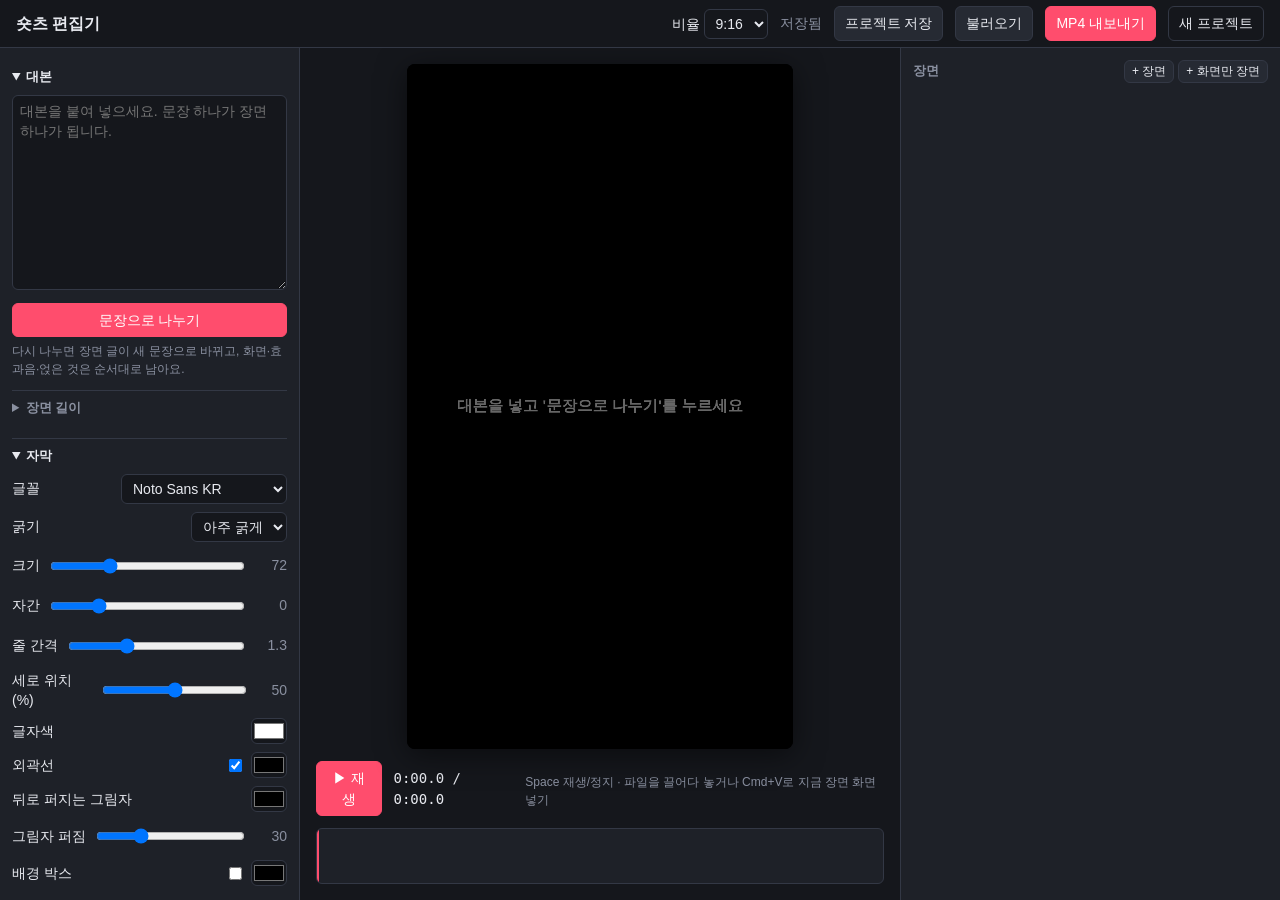
<file: index.html>
<!doctype html>
<html lang="ko">
<head>
  <meta charset="utf-8">
  <meta name="viewport" content="width=device-width, initial-scale=1">
  <title>숏츠 편집기</title>
  <link rel="icon" href="data:,">
  <link rel="preconnect" href="https://fonts.googleapis.com">
  <link rel="preconnect" href="https://fonts.gstatic.com" crossorigin>
  <link rel="stylesheet" href="https://fonts.googleapis.com/css2?family=Noto+Sans+KR:wght@400;700;900&family=Black+Han+Sans&family=Do+Hyeon&family=Jua&family=Gothic+A1:wght@400;700;900&family=Nanum+Gothic:wght@400;700;800&family=Nanum+Myeongjo:wght@400;700;800&family=Nanum+Pen+Script&family=Gowun+Dodum&family=Sunflower:wght@300;500;700&family=Gaegu:wght@400;700&family=Song+Myung&family=Dongle:wght@400;700&display=swap">
  <link rel="stylesheet" href="style.css">
</head>
<body>
  <header class="topbar">
    <h1>숏츠 편집기</h1>
    <div class="topbar-right">
      <label>비율
        <select id="aspect">
          <option value="9:16">9:16</option>
          <option value="4:5">4:5</option>
          <option value="1:1">1:1</option>
          <option value="16:9">16:9</option>
        </select>
      </label>
      <span id="saveStatus" class="muted">저장됨</span>
      <button id="saveZip">프로젝트 저장</button>
      <button id="loadZip">불러오기</button>
      <input type="file" id="loadZipFile" accept=".zip" hidden>
      <button id="exportMp4" class="primary">MP4 내보내기</button>
      <button id="resetProject" class="ghost">새 프로젝트</button>
    </div>
  </header>

  <main class="layout">
    <!-- 왼쪽: 대본·길이·자막·보관함·얹기 -->
    <aside class="panel left">
      <details open>
        <summary>대본</summary>
        <textarea id="script" rows="9" placeholder="대본을 붙여 넣으세요. 문장 하나가 장면 하나가 됩니다."></textarea>
        <button id="splitBtn" class="primary">문장으로 나누기</button>
        <p class="hint">다시 나누면 장면 글이 새 문장으로 바뀌고, 화면·효과음·얹은 것은 순서대로 남아요.</p>
      </details>

      <details>
        <summary>장면 길이</summary>
        <label class="row">읽는 속도 (글자/초)
          <input type="number" id="cps" min="1" max="20" step="0.5">
        </label>
        <label class="row">최소 길이 (초)
          <input type="number" id="minDur" min="0.5" max="10" step="0.1">
        </label>
        <p class="hint">'자동'인 장면은 글자 수 ÷ 읽는 속도로 길이가 정해져요.</p>
      </details>

      <details open>
        <summary>자막</summary>
        <label class="row">글꼴 <select data-sub="font" id="subFont"></select></label>
        <label class="row">굵기
          <select data-sub="weight" data-num>
            <option value="400">보통</option><option value="700">굵게</option><option value="900">아주 굵게</option>
          </select>
        </label>
        <label class="row">크기 <input type="range" data-sub="size" min="24" max="200"><output></output></label>
        <label class="row">자간 <input type="range" data-sub="spacing" min="-10" max="40"><output></output></label>
        <label class="row">줄 간격 <input type="range" data-sub="lineHeight" min="0.8" max="2.5" step="0.05"><output></output></label>
        <label class="row">세로 위치 (%) <input type="range" data-sub="y" min="5" max="95"><output></output></label>
        <label class="row">글자색 <input type="color" data-sub="color"></label>
        <label class="row">외곽선 <span><input type="checkbox" data-sub="stroke"> <input type="color" data-sub="strokeColor"></span></label>
        <label class="row">뒤로 퍼지는 그림자 <input type="color" data-sub="glowColor"></label>
        <label class="row">그림자 퍼짐 <input type="range" data-sub="glow" min="0" max="120"><output></output></label>
        <label class="row">배경 박스 <span><input type="checkbox" data-sub="box"> <input type="color" data-sub="boxColor"></span></label>
        <label class="row">박스 투명도 <input type="range" data-sub="boxOpacity" min="0" max="1" step="0.05"><output></output></label>
        <label class="row">긴 문장 끊어 보기
          <select data-sub="chunk" data-num>
            <option value="0">끊지 않음</option>
            <option value="20">약 20자씩</option>
            <option value="14">약 14자씩</option>
            <option value="9">약 9자씩</option>
          </select>
        </label>
      </details>

      <details>
        <summary>글꼴 보관함</summary>
        <ul id="fontLibrary" class="lib-list"></ul>
        <button id="addFont">+ 글꼴 파일 넣기 (ttf, otf, woff)</button>
        <input type="file" id="addFontFile" accept=".ttf,.otf,.woff,.woff2" multiple hidden>
        <p class="hint">넣은 글꼴은 새 프로젝트를 시작해도 남아요.</p>
      </details>

      <details>
        <summary>효과음 보관함</summary>
        <ul id="sfxLibrary" class="lib-list"></ul>
        <button id="addSfx">+ 효과음 파일 넣기 (mp3, wav)</button>
        <input type="file" id="addSfxFile" accept="audio/*" multiple hidden>
        <p class="hint">넣은 효과음은 모든 장면에서 골라 쓸 수 있고, 새 프로젝트를 시작해도 남아요.</p>
      </details>

      <details open>
        <summary>타이틀·이미지 얹기</summary>
        <div id="overlayPanel"></div>
      </details>
    </aside>

    <!-- 가운데: 미리보기·타임라인 -->
    <section class="center">
      <div class="preview-wrap" id="previewWrap">
        <canvas id="preview"></canvas>
      </div>
      <div class="transport">
        <button id="playBtn" class="primary">▶ 재생</button>
        <span id="timeLabel" class="mono">0:00.0 / 0:00.0</span>
        <span class="hint">Space 재생/정지 · 파일을 끌어다 놓거나 Cmd+V로 지금 장면 화면 넣기</span>
      </div>
      <div id="timeline" class="timeline">
        <div id="playhead" class="playhead"></div>
      </div>
    </section>

    <!-- 오른쪽: 장면 목록 -->
    <aside class="panel right">
      <div class="panel-head">
        <h2>장면 <span id="sceneCount" class="muted"></span></h2>
        <div>
          <button id="addScene" class="small">+ 장면</button>
          <button id="addVisualScene" class="small" title="나레이션·자막 없이 화면만 보여주는 장면">+ 화면만 장면</button>
        </div>
      </div>
      <ol id="sceneList" class="scene-list"></ol>
    </aside>
  </main>

  <div id="exportModal" class="modal-back" hidden>
    <div class="modal">
      <h3>MP4 내보내기</h3>
      <div class="progress"><div id="exportBar"></div></div>
      <p id="exportMsg" class="muted">준비 중…</p>
      <button id="exportCancel">취소</button>
    </div>
  </div>

  <script src="vendor/mp4-muxer.min.js"></script>
  <script src="vendor/jszip.min.js"></script>
  <script src="db.js"></script>
  <script src="model.js"></script>
  <script src="fonts.js"></script>
  <script src="sfx.js"></script>
  <script src="render.js"></script>
  <script src="overlay.js"></script>
  <script src="trim.js"></script>
  <script src="export.js"></script>
  <script src="projectio.js"></script>
  <script src="app.js"></script>
</body>
</html>
</file>
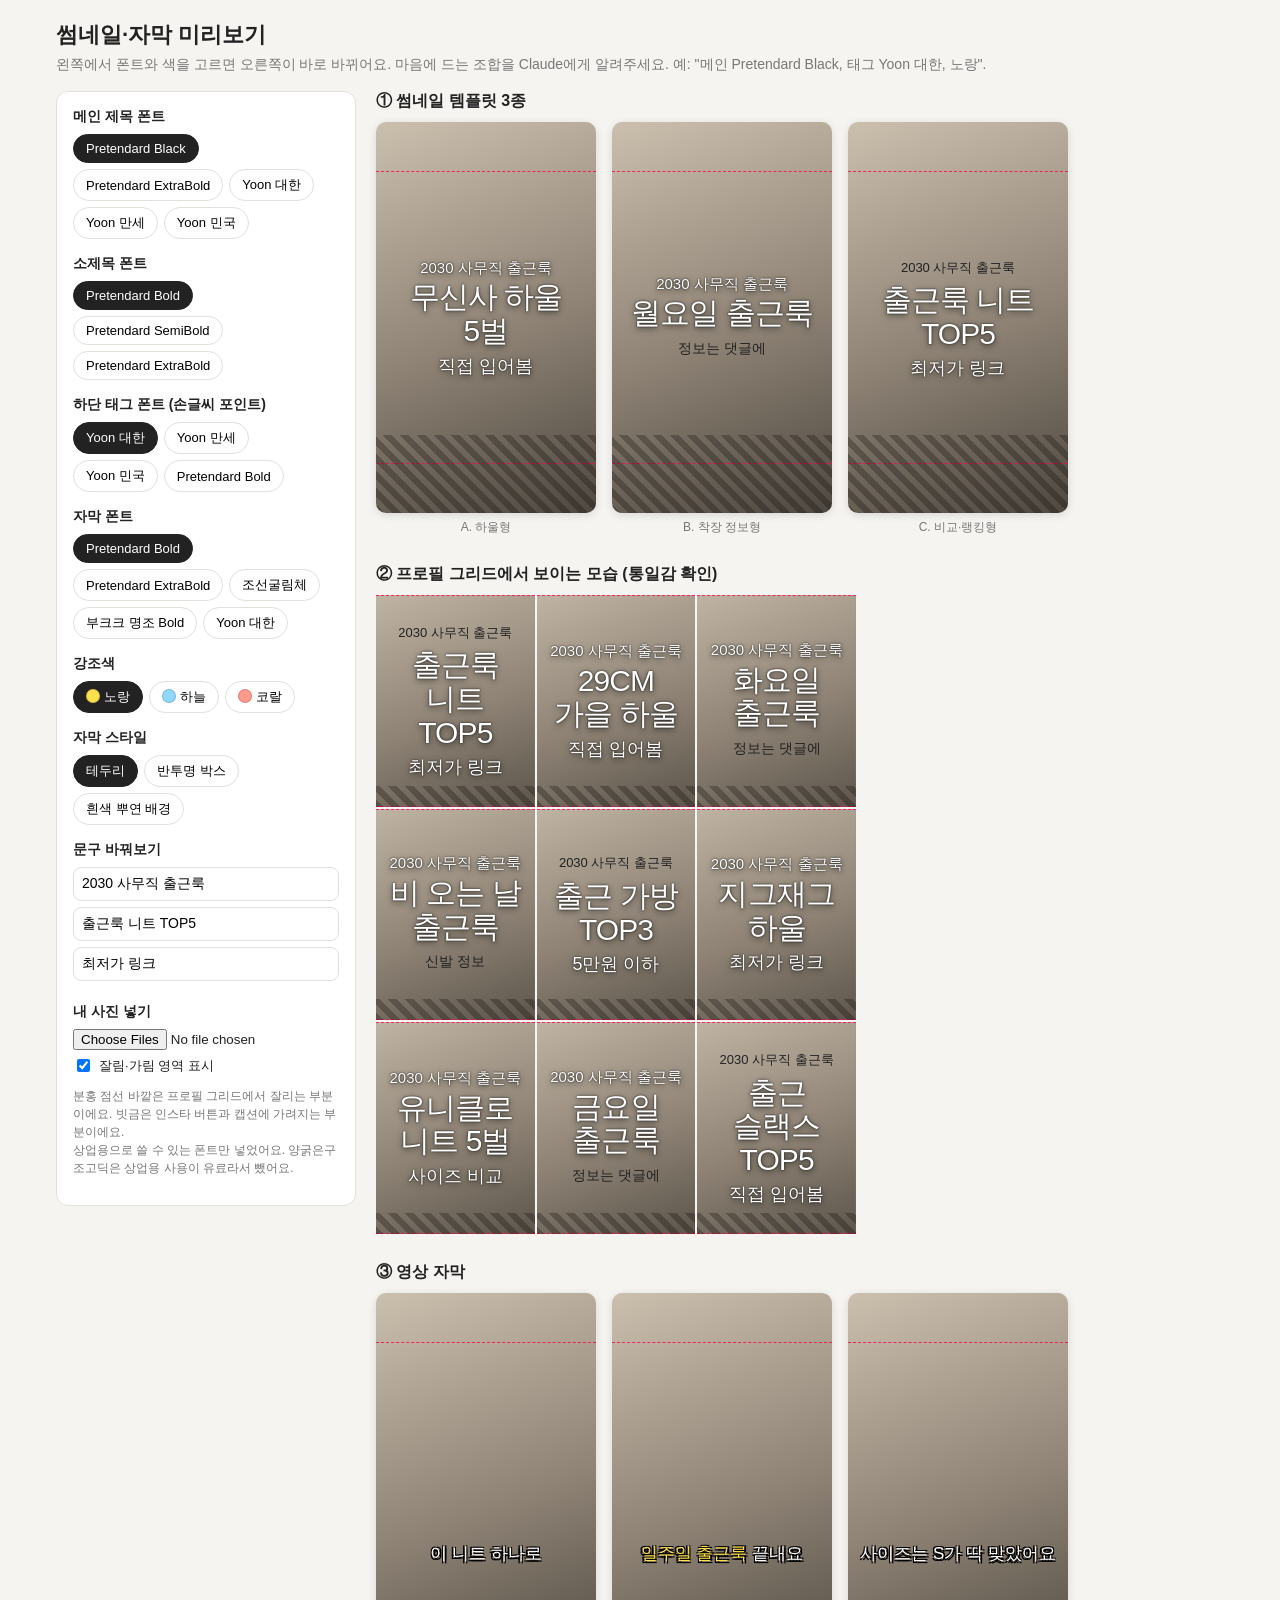
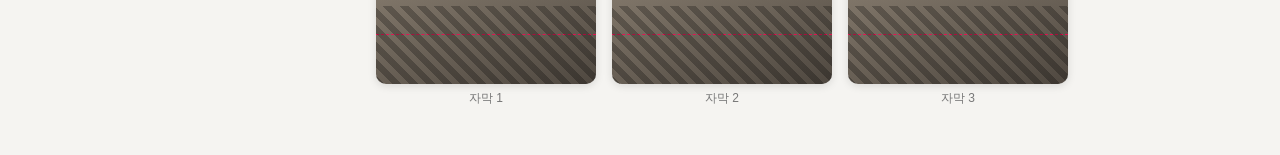
<file: brand/preview.html>
<!doctype html>
<html lang="ko">
<head>
<meta charset="utf-8">
<meta name="viewport" content="width=device-width, initial-scale=1">
<title>썸네일 미리보기</title>
<!-- 맥에 설치된 폰트를 이름으로 불러온다. 이 맥에서 열어야 제대로 보인다. -->
<style>
  :root {
    --bg: #f5f4f1; --panel: #fff; --ink: #222; --muted: #777; --line: #e2e0db; --sel: #222;
  }
  * { box-sizing: border-box; }
  body { margin: 0; background: var(--bg); color: var(--ink); font-family: "Pretendard", -apple-system, sans-serif; }
  header { padding: 20px 16px 8px; max-width: 1200px; margin: 0 auto; }
  h1 { font-size: 22px; margin: 0 0 4px; }
  header p { margin: 0; color: var(--muted); font-size: 14px; line-height: 1.5; }
  main { max-width: 1200px; margin: 0 auto; padding: 8px 16px 48px; display: grid; gap: 20px; grid-template-columns: 300px 1fr; align-items: start; }
  @media (max-width: 820px) { main { grid-template-columns: 1fr; } }
  .panel { background: var(--panel); border: 1px solid var(--line); border-radius: 12px; padding: 16px; position: sticky; top: 12px; }
  .panel h2 { font-size: 14px; margin: 16px 0 8px; }
  .panel h2:first-child { margin-top: 0; }
  .opts { display: flex; flex-wrap: wrap; gap: 6px; }
  .opts button { border: 1px solid var(--line); background: #fff; border-radius: 999px; padding: 6px 12px; font-size: 13px; cursor: pointer; font-family: inherit; }
  .opts button.on { background: var(--sel); color: #fff; border-color: var(--sel); }
  .swatch { width: 14px; height: 14px; border-radius: 50%; display: inline-block; vertical-align: -2px; margin-right: 4px; border: 1px solid rgba(0,0,0,.15); }
  .panel input[type=text] { width: 100%; padding: 8px; border: 1px solid var(--line); border-radius: 8px; font-family: inherit; font-size: 14px; margin-bottom: 6px; }
  .panel label { font-size: 13px; display: flex; gap: 6px; align-items: center; margin-top: 6px; }
  .note { font-size: 12px; color: var(--muted); line-height: 1.5; margin-top: 12px; }
  section h3 { font-size: 16px; margin: 0 0 10px; }
  section + section { margin-top: 28px; }
  .row { display: flex; gap: 16px; flex-wrap: wrap; }
  .cap { font-size: 12px; color: var(--muted); margin-top: 6px; text-align: center; }

  /* 9:16 화면 */
  .frame { width: 220px; aspect-ratio: 9 / 16; position: relative; overflow: hidden; border-radius: 10px; background: #888 center / cover no-repeat; box-shadow: 0 2px 8px rgba(0,0,0,.12); }
  .frame.ph { background-image: linear-gradient(160deg, #cbbfae, #8d8274 55%, #4f4840); }
  .guide .safe { position: absolute; left: 0; right: 0; top: 12.5%; bottom: 12.5%; border-top: 1px dashed rgba(255,0,80,.8); border-bottom: 1px dashed rgba(255,0,80,.8); pointer-events: none; }
  .guide .ui { position: absolute; left: 0; right: 0; bottom: 0; height: 20%; background: repeating-linear-gradient(45deg, rgba(0,0,0,.25) 0 6px, transparent 6px 12px); pointer-events: none; }
  .txt { position: absolute; left: 6%; right: 6%; top: 50%; transform: translateY(-50%); text-align: center; color: #fff; line-height: 1.12; }
  .sub { font-size: 15px; margin-bottom: 4px; }
  .main { font-size: 30px; letter-spacing: -0.03em; word-break: keep-all; }
  .tag { font-size: 18px; margin-top: 8px; }
  .chip { display: inline-block; padding: 3px 9px; border-radius: 6px; font-size: 14px; margin-top: 8px; color: #222; }
  .rank { display: inline-block; font-size: 13px; padding: 2px 8px; border-radius: 999px; margin-bottom: 6px; color: #222; }
  .stroke { text-shadow: 0 0 2px rgba(0,0,0,.9), 0 2px 6px rgba(0,0,0,.6); }

  /* 프로필 그리드 (3:4로 잘림) */
  .grid { display: grid; grid-template-columns: repeat(3, 1fr); gap: 2px; width: 100%; max-width: 480px; }
  .grid .cell { aspect-ratio: 3 / 4; overflow: hidden; position: relative; }
  .grid .cell .frame { width: 100%; border-radius: 0; box-shadow: none; position: absolute; top: 50%; transform: translateY(-50%); }
  .grid .cell .frame { font-size: 0; }

  /* 자막 */
  .subt { position: absolute; left: 5%; right: 5%; top: 64%; text-align: center; color: #fff; font-size: 17px; line-height: 1.3; word-break: keep-all; }
  .subt.box span { background: rgba(0,0,0,.55); padding: 2px 8px; border-radius: 4px; box-decoration-break: clone; -webkit-box-decoration-break: clone; }
  .subt.glow span { background: radial-gradient(closest-side, rgba(255,255,255,.95), rgba(255,255,255,.6) 70%, transparent); color: #111; padding: 6px 14px; }
  .subt.line { text-shadow: -1.5px -1.5px 0 #000, 1.5px -1.5px 0 #000, -1.5px 1.5px 0 #000, 1.5px 1.5px 0 #000; }
  .subt em { font-style: normal; }
</style>
</head>
<body>
<header>
  <h1>썸네일·자막 미리보기</h1>
  <p>왼쪽에서 폰트와 색을 고르면 오른쪽이 바로 바뀌어요. 마음에 드는 조합을 Claude에게 알려주세요. 예: "메인 Pretendard Black, 태그 Yoon 대한, 노랑".</p>
</header>
<main>
  <aside class="panel">
    <h2>메인 제목 폰트</h2>
    <div class="opts" data-key="main"></div>
    <h2>소제목 폰트</h2>
    <div class="opts" data-key="sub"></div>
    <h2>하단 태그 폰트 (손글씨 포인트)</h2>
    <div class="opts" data-key="tag"></div>
    <h2>자막 폰트</h2>
    <div class="opts" data-key="cap"></div>
    <h2>강조색</h2>
    <div class="opts" data-key="accent"></div>
    <h2>자막 스타일</h2>
    <div class="opts" data-key="capStyle"></div>
    <h2>문구 바꿔보기</h2>
    <input type="text" id="inSub" value="2030 사무직 출근룩">
    <input type="text" id="inMain" value="출근룩 니트 TOP5">
    <input type="text" id="inTag" value="최저가 링크">
    <h2>내 사진 넣기</h2>
    <input type="file" id="photo" accept="image/*" multiple>
    <label><input type="checkbox" id="guide" checked> 잘림·가림 영역 표시</label>
    <p class="note">분홍 점선 바깥은 프로필 그리드에서 잘리는 부분이에요. 빗금은 인스타 버튼과 캡션에 가려지는 부분이에요.<br>
    상업용으로 쓸 수 있는 폰트만 넣었어요. 양굵은구조고딕은 상업용 사용이 유료라서 뺐어요.</p>
  </aside>

  <div>
    <section>
      <h3>① 썸네일 템플릿 3종</h3>
      <div class="row" id="templates"></div>
    </section>
    <section>
      <h3>② 프로필 그리드에서 보이는 모습 (통일감 확인)</h3>
      <div class="grid" id="grid"></div>
    </section>
    <section>
      <h3>③ 영상 자막</h3>
      <div class="row" id="captions"></div>
    </section>
  </div>
</main>

<script>
  const FONTS = {
    'Pretendard Black': { family: '"Pretendard Black", "Pretendard"', weight: 900 },
    'Pretendard ExtraBold': { family: '"Pretendard ExtraBold", "Pretendard"', weight: 800 },
    'Pretendard Bold': { family: '"Pretendard Bold", "Pretendard"', weight: 700 },
    'Pretendard SemiBold': { family: '"Pretendard SemiBold", "Pretendard"', weight: 600 },
    'Yoon 대한': { family: '"Yoon Childfundkorea DaeHan"', weight: 400 },
    'Yoon 만세': { family: '"Yoon Childfundkorea ManSeh"', weight: 400 },
    'Yoon 민국': { family: '"Yoon Childfundkorea MinGuk"', weight: 400 },
    '부크크 명조 Bold': { family: '"Bookk Myungjo Bold", "Bookk Myungjo"', weight: 700 },
    '조선굴림체': { family: '"ChosunGu", "조선굴림체"', weight: 400 },
  };
  const ACCENTS = { '노랑': '#FFE14D', '하늘': '#8FD8FF', '코랄': '#FF9A8A' };
  const CHOICES = {
    main: ['Pretendard Black', 'Pretendard ExtraBold', 'Yoon 대한', 'Yoon 만세', 'Yoon 민국'],
    sub: ['Pretendard Bold', 'Pretendard SemiBold', 'Pretendard ExtraBold'],
    tag: ['Yoon 대한', 'Yoon 만세', 'Yoon 민국', 'Pretendard Bold'],
    cap: ['Pretendard Bold', 'Pretendard ExtraBold', '조선굴림체', '부크크 명조 Bold', 'Yoon 대한'],
    accent: Object.keys(ACCENTS),
    capStyle: ['테두리', '반투명 박스', '흰색 뿌연 배경'],
  };
  const state = { main: 'Pretendard Black', sub: 'Pretendard Bold', tag: 'Yoon 대한', cap: 'Pretendard Bold', accent: '노랑', capStyle: '테두리' };
  let photos = [];

  const $ = (s) => document.querySelector(s);
  const esc = (s) => s.replace(/[&<>"]/g, (c) => ({ '&': '&amp;', '<': '&lt;', '>': '&gt;', '"': '&quot;' }[c]));
  const f = (name) => `font-family:${FONTS[name].family};font-weight:${FONTS[name].weight};`;

  function buildOptions() {
    document.querySelectorAll('.opts').forEach((box) => {
      const key = box.dataset.key;
      box.innerHTML = CHOICES[key].map((v) => {
        const label = key === 'accent' ? `<span class="swatch" style="background:${ACCENTS[v]}"></span>${v}`
          : (FONTS[v] ? `<span style="${f(v)}">${v}</span>` : v);
        return `<button data-v="${v}" class="${state[key] === v ? 'on' : ''}">${label}</button>`;
      }).join('');
      box.onclick = (e) => {
        const b = e.target.closest('button'); if (!b) return;
        state[key] = b.dataset.v; buildOptions(); render();
      };
    });
  }

  function frame(inner, i) {
    const bg = photos.length ? `style="background-image:url(${photos[i % photos.length]})"` : '';
    const guide = $('#guide').checked ? '<div class="safe"></div><div class="ui"></div>' : '';
    return `<div class="frame ${photos.length ? '' : 'ph'} ${$('#guide').checked ? 'guide' : ''}" ${bg}>${inner}${guide}</div>`;
  }

  // 3단 구조: 누구를 위한 건지 / 무엇을 주는지 / 혜택
  function thumb(type, sub, main, tag) {
    const a = ACCENTS[state.accent];
    const subH = `<div class="sub stroke" style="${f(state.sub)}">${esc(sub)}</div>`;
    const mainH = `<div class="main stroke" style="${f(state.main)}">${esc(main)}</div>`;
    if (type === 'A') return `<div class="txt">${subH}${mainH}<div class="tag stroke" style="${f(state.tag)};color:${a}">${esc(tag)}</div></div>`;
    if (type === 'B') return `<div class="txt">${subH}${mainH}<span class="chip" style="${f(state.sub)};background:${a}">${esc(tag)}</span></div>`;
    return `<div class="txt"><span class="rank" style="${f(state.sub)};background:${a}">${esc(sub)}</span>${mainH}<div class="tag stroke" style="${f(state.tag)};color:${a}">${esc(tag)}</div></div>`;
  }

  function render() {
    const sub = $('#inSub').value, main = $('#inMain').value, tag = $('#inTag').value;
    $('#templates').innerHTML = [
      ['A', 'A. 하울형', sub, '무신사 하울 5벌', '직접 입어봄'],
      ['B', 'B. 착장 정보형', sub, '월요일 출근룩', '정보는 댓글에'],
      ['C', 'C. 비교·랭킹형', sub, main, tag],
    ].map(([t, cap, s, m, g], i) => `<div>${frame(thumb(t, s, m, g), i)}<div class="cap">${cap}</div></div>`).join('');

    const items = [
      ['C', main, tag], ['A', '29CM 가을 하울', '직접 입어봄'], ['B', '화요일 출근룩', '정보는 댓글에'],
      ['B', '비 오는 날 출근룩', '신발 정보'], ['C', '출근 가방 TOP3', '5만원 이하'], ['A', '지그재그 하울', '최저가 링크'],
      ['A', '유니클로 니트 5벌', '사이즈 비교'], ['B', '금요일 출근룩', '정보는 댓글에'], ['C', '출근 슬랙스 TOP5', '직접 입어봄'],
    ];
    $('#grid').innerHTML = items.map(([t, m, g], i) => `<div class="cell">${frame(thumb(t, sub, m, g), i)}</div>`).join('');

    const cls = { '테두리': 'line', '반투명 박스': 'box', '흰색 뿌연 배경': 'glow' }[state.capStyle];
    const a = ACCENTS[state.accent];
    const lines = ['이 니트 하나로', `<em style="color:${cls === 'glow' ? '#111' : a}">일주일 출근룩</em> 끝내요`, '사이즈는 S가 딱 맞았어요'];
    $('#captions').innerHTML = lines.map((l, i) =>
      `<div>${frame(`<div class="subt ${cls}" style="${f(state.cap)}"><span>${l}</span></div>`, i)}<div class="cap">자막 ${i + 1}</div></div>`).join('');
  }

  $('#photo').onchange = (e) => { photos = [...e.target.files].map((file) => URL.createObjectURL(file)); render(); };
  ['#inSub', '#inMain', '#inTag'].forEach((s) => $(s).oninput = render);
  $('#guide').onchange = render;
  buildOptions(); render();
</script>
</body>
</html>
</file>
<file: style.css>
:root {
  --bg: #15171c;
  --panel: #1e2128;
  --panel-2: #262a33;
  --line: #333845;
  --text: #e8eaf0;
  --muted: #8a90a0;
  --accent: #ff4d6d;
  --accent-2: #4da3ff;
}

* { box-sizing: border-box; }

html, body {
  margin: 0;
  height: 100%;
  background: var(--bg);
  color: var(--text);
  font: 14px/1.45 -apple-system, BlinkMacSystemFont, "Apple SD Gothic Neo", "Malgun Gothic", sans-serif;
}

button, input, select, textarea { font: inherit; color: inherit; }

button {
  background: var(--panel-2);
  border: 1px solid var(--line);
  border-radius: 6px;
  padding: 6px 10px;
  cursor: pointer;
}
button:hover { border-color: var(--muted); }
button.primary { background: var(--accent); border-color: var(--accent); color: #fff; }
button.ghost { background: transparent; }
button.small { padding: 2px 7px; font-size: 12px; }

input, select, textarea {
  background: var(--bg);
  border: 1px solid var(--line);
  border-radius: 6px;
  padding: 5px 7px;
}
textarea { width: 100%; resize: vertical; }
input[type="color"] { padding: 0; width: 36px; height: 26px; }
input[type="number"] { width: 72px; }

.muted { color: var(--muted); }
.mono { font-family: ui-monospace, Menlo, monospace; }
.hint { color: var(--muted); font-size: 12px; margin: 6px 0 0; }

.topbar {
  display: flex;
  align-items: center;
  justify-content: space-between;
  padding: 8px 16px;
  border-bottom: 1px solid var(--line);
  height: 48px;
}
.topbar h1 { font-size: 16px; margin: 0; }
.topbar-right { display: flex; gap: 12px; align-items: center; }

.layout {
  display: grid;
  grid-template-columns: 300px 1fr 380px;
  height: calc(100% - 48px);
}

.panel { background: var(--panel); overflow-y: auto; padding: 12px; }
.panel.left { border-right: 1px solid var(--line); }
.panel.right { border-left: 1px solid var(--line); }
.panel section { margin-bottom: 20px; }
.panel h2 { font-size: 13px; margin: 0 0 8px; color: var(--muted); font-weight: 600; }
.panel-head { display: flex; justify-content: space-between; align-items: center; margin-bottom: 8px; }
.panel-head h2 { margin: 0; }
#splitBtn { margin-top: 8px; width: 100%; }

.row { display: flex; align-items: center; justify-content: space-between; gap: 8px; margin-bottom: 8px; }
.row input[type="range"] { flex: 1; }
.row output { width: 32px; text-align: right; color: var(--muted); }

.center {
  display: flex;
  flex-direction: column;
  align-items: center;
  padding: 16px;
  gap: 12px;
  min-width: 0;
  min-height: 0;
  overflow: hidden;
}
/* 미리보기는 남은 높이 안에 비율을 지켜서 맞춘다 */
.preview-wrap {
  flex: 1;
  min-height: 0;
  width: 100%;
  position: relative;
}
#preview {
  position: absolute;
  inset: 0;
  margin: auto;
  max-width: 100%;
  max-height: 100%;
  background: #000;
  border-radius: 8px;
  box-shadow: 0 6px 30px rgba(0, 0, 0, .5);
}
#preview.drop-target { outline: 3px dashed var(--accent-2); }

.transport { display: flex; gap: 12px; align-items: center; }

.timeline {
  position: relative;
  width: 100%;
  height: 56px;
  display: flex;
  background: var(--panel);
  border: 1px solid var(--line);
  border-radius: 6px;
  overflow: hidden;
  cursor: pointer;
  flex-shrink: 0;
}
.tl-block {
  border-right: 1px solid var(--bg);
  padding: 4px 6px;
  font-size: 11px;
  overflow: hidden;
  white-space: nowrap;
  text-overflow: ellipsis;
  background-size: cover;
  background-position: center;
  text-shadow: 0 1px 2px #000;
  min-width: 2px;
}
.tl-block.active { box-shadow: inset 0 0 0 2px var(--accent); }
.playhead {
  position: absolute;
  top: 0; bottom: 0;
  width: 2px;
  background: var(--accent);
  pointer-events: none;
  z-index: 2;
}

.scene-list { list-style: none; margin: 0; padding: 0; display: flex; flex-direction: column; gap: 8px; }
.scene {
  background: var(--panel-2);
  border: 1px solid var(--line);
  border-radius: 8px;
  padding: 8px;
  display: grid;
  grid-template-columns: 56px 1fr;
  gap: 8px;
}
.scene.active { border-color: var(--accent); }
.scene.drop-target { border-color: var(--accent-2); border-style: dashed; }
.scene-thumb {
  width: 56px;
  height: 80px;
  border-radius: 4px;
  background: #000 center / cover no-repeat;
  display: flex;
  align-items: flex-start;
  justify-content: flex-start;
  font-size: 11px;
  padding: 2px 4px;
  text-shadow: 0 1px 2px #000;
}
.scene-thumb.inherit { opacity: .45; }
.scene-body { display: flex; flex-direction: column; gap: 6px; min-width: 0; }
.scene-body textarea { font-size: 13px; }
.scene-meta { display: flex; flex-wrap: wrap; gap: 6px; align-items: center; font-size: 12px; }
.scene-meta input[type="number"] { width: 50px; padding: 2px 4px; }
.scene-actions { display: flex; gap: 4px; flex-wrap: wrap; }
.scene-actions .spacer { flex: 1; }

/* ---------- 접는 칸 ---------- */
.panel.left details {
  border-bottom: 1px solid var(--line);
  padding: 8px 0 12px;
}
.panel.left details > summary {
  cursor: pointer;
  font-size: 13px;
  font-weight: 600;
  color: var(--muted);
  margin-bottom: 8px;
  list-style-position: inside;
}
.panel.left details[open] > summary { color: var(--text); }
.panel h3 { font-size: 12px; color: var(--muted); margin: 14px 0 6px; font-weight: 600; }
.row > span { display: flex; align-items: center; gap: 6px; }
.row select { max-width: 170px; }
.row input[type="text"] { flex: 1; min-width: 0; }

.scene details { font-size: 12px; background: var(--bg); border-radius: 6px; padding: 4px 8px; }
.scene details > summary { cursor: pointer; color: var(--muted); padding: 2px 0; }
.scene details[open] { padding-bottom: 8px; }
.scene details .row { margin: 6px 0; }
.scene .extra { width: 44px; }
.scene-meta { gap: 4px; }

.sfx-item { border-top: 1px dashed var(--line); padding-top: 4px; }
.sfx-item .sfx-src { flex: 1; min-width: 0; max-width: none; }
.sfx-item .sfx-off { width: 56px; padding: 2px 5px; }
.sfx-add { margin-top: 6px; }

.lib-list { list-style: none; margin: 0 0 8px; padding: 0; display: flex; flex-direction: column; gap: 4px; }
.lib-list li { display: flex; justify-content: space-between; align-items: center; gap: 6px; font-size: 13px; }

/* ---------- 얹기 패널 ---------- */
.ov-list { display: flex; flex-wrap: wrap; gap: 4px; margin: 8px 0; }
.chip.on { border-color: var(--accent-2); background: #1d3550; }
.ov-form { border-top: 1px solid var(--line); padding-top: 8px; }
.ov-form textarea { margin: 4px 0; }
.ov-form .paint { justify-content: flex-start; }
.ov-del { margin-top: 10px; width: 100%; }
button.del { color: #ff8a9e; }

/* ---------- 모달 ---------- */
.modal-back {
  position: fixed;
  inset: 0;
  background: rgba(0, 0, 0, .6);
  display: flex;
  align-items: center;
  justify-content: center;
  z-index: 100;
}
.modal-back[hidden] { display: none; }
.modal {
  background: var(--panel);
  border: 1px solid var(--line);
  border-radius: 10px;
  padding: 18px;
  width: min(420px, calc(100vw - 32px));
  display: flex;
  flex-direction: column;
  gap: 10px;
}
.modal h3 { margin: 0; font-size: 15px; }
.modal-head { display: flex; justify-content: space-between; align-items: center; }
.progress { height: 10px; background: var(--bg); border-radius: 5px; overflow: hidden; }
.progress > div { height: 100%; width: 0; background: var(--accent); transition: width .2s; }

.modal.trim { width: min(760px, calc(100vw - 32px)); }
.trim-video { width: 100%; max-height: 45vh; background: #000; border-radius: 6px; }
.trim-bar {
  position: relative;
  height: 36px;
  background: repeating-linear-gradient(135deg, #6b2230 0 8px, #4d1923 8px 16px);
  touch-action: none;
  border-radius: 4px;
  cursor: pointer;
  overflow: hidden;
}
.trim-keep { position: absolute; top: 0; bottom: 0; background: #2e7d4f; }
.trim-mark {
  position: absolute;
  top: 0;
  bottom: 0;
  width: 2px;
  background: #ffd400;
  font-size: 10px;
  color: #ffd400;
  padding-left: 3px;
  white-space: nowrap;
}
.trim-pos { position: absolute; top: 0; bottom: 0; width: 2px; background: #fff; z-index: 2; pointer-events: none; }
.trim-actions { display: flex; flex-wrap: wrap; gap: 6px; align-items: center; }
.trim-actions .sep { flex: 1; }

.trim-row { display: flex; align-items: center; gap: 10px; }
.trim-status { margin: 0; font-size: 13px; min-height: 18px; }
.trim-status.ok { color: #7fd99a; }
.trim-status.warn { color: #ffcc66; }
.trim-length {
  display: flex;
  align-items: center;
  gap: 8px;
  flex-wrap: wrap;
  font-size: 13px;
  background: #3a3220;
  border: 1px solid #6b5a2a;
  border-radius: 6px;
  padding: 8px;
}
.trim-length[hidden] { display: none; }
button.trim.on { border-color: #2e7d4f; color: #7fd99a; }
</file>
